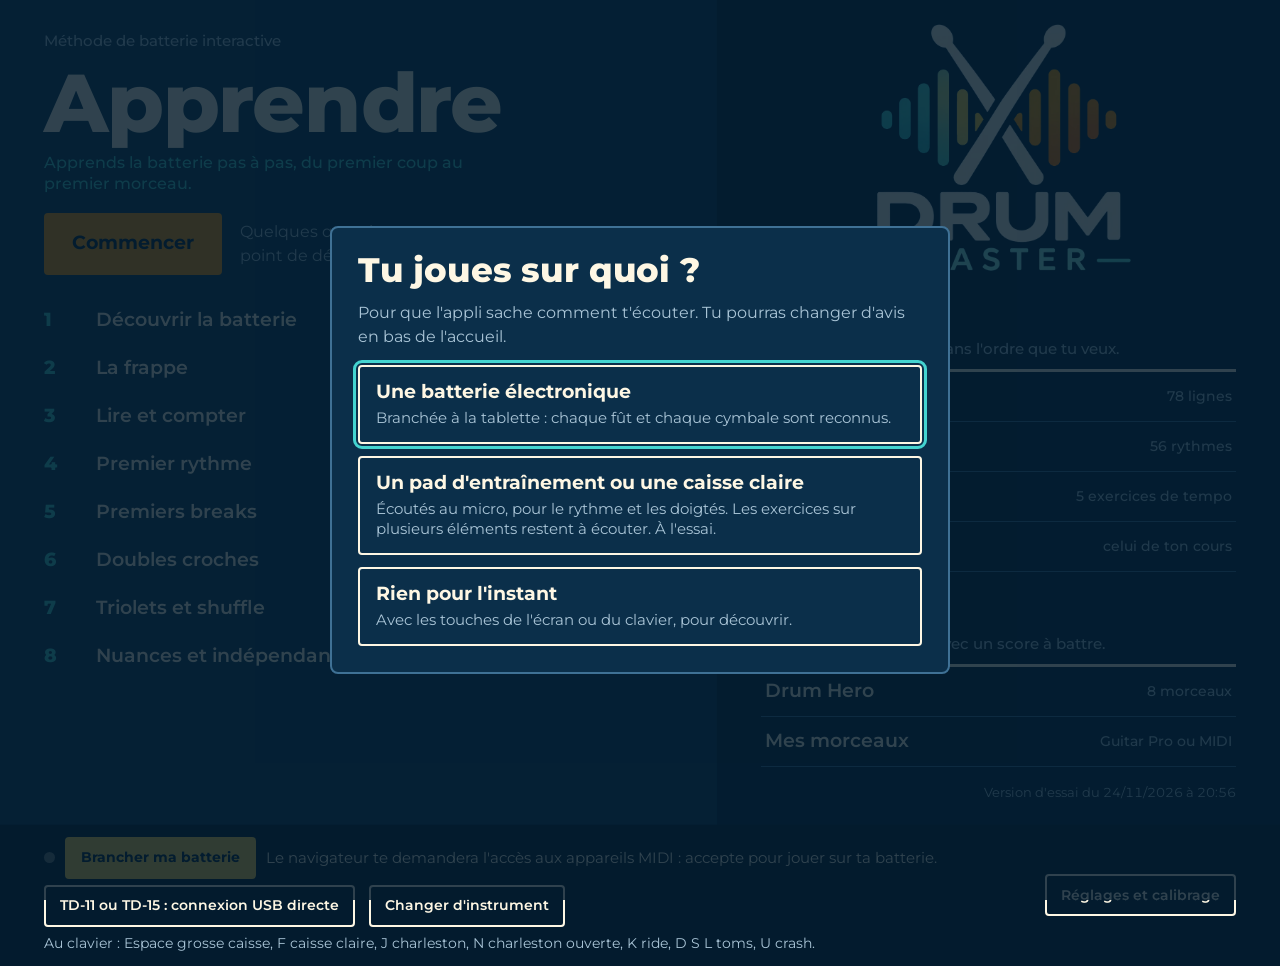
<file: index.html>
<!DOCTYPE html>
<html lang="fr">
<head>
	<meta charset="utf-8">
	<meta name="viewport" content="width=device-width, initial-scale=1, viewport-fit=cover">
	<meta name="theme-color" content="#0E3652">
	<link rel="apple-touch-icon" href="icon-192.png">
	<title>Drum Master</title>
	<link rel="icon" href="icon-64.png" type="image/png">
	<link rel="manifest" href="manifest.webmanifest">
  <script type="module" crossorigin src="./assets/index-CmgBxYQw.js"></script>
  <link rel="stylesheet" crossorigin href="./assets/index-B3QJqYPQ.css">
</head>
<body>
	<div id="app"></div>
</body>
</html>
</file>
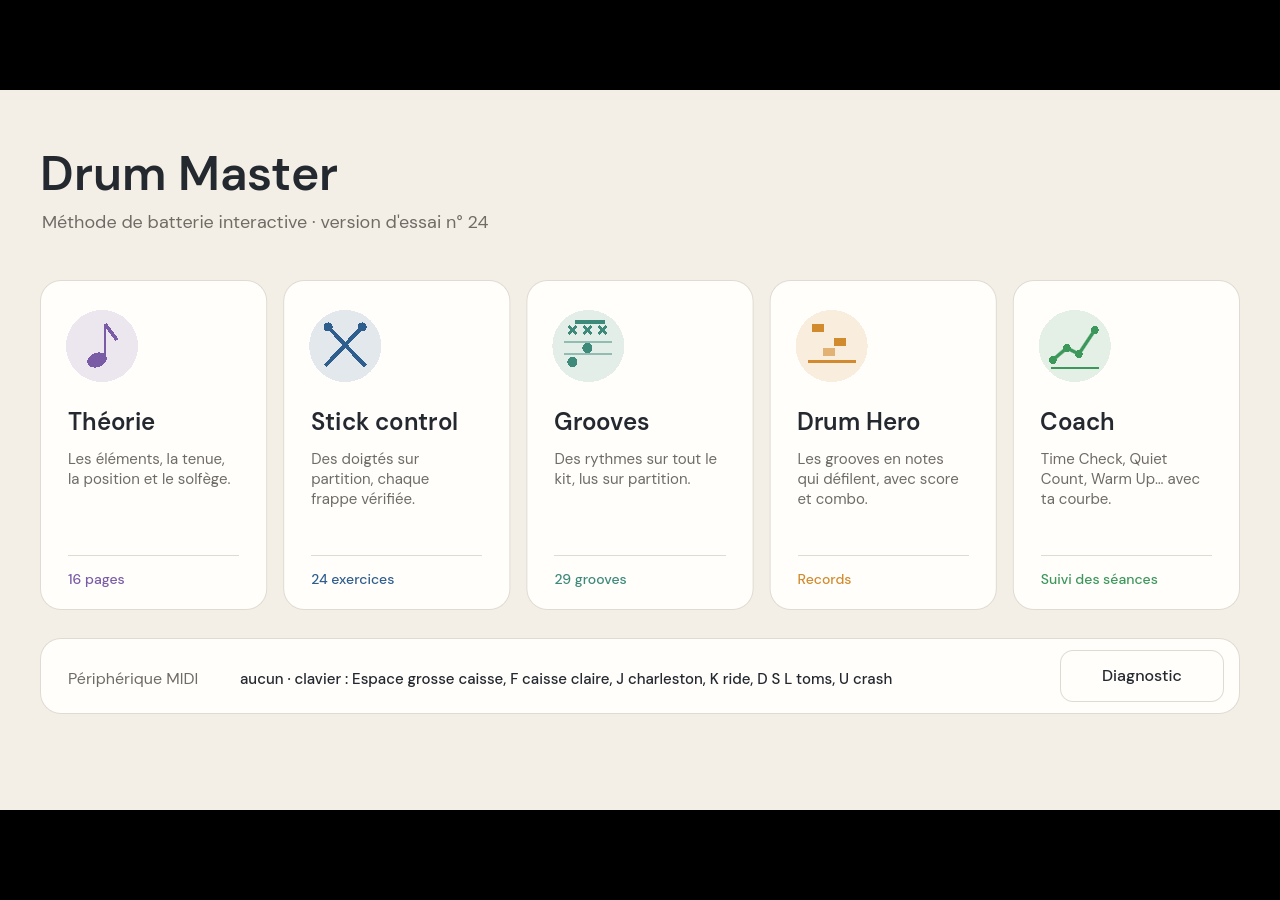
<file: godot/index.html>
<!DOCTYPE html>
<html lang="en">
	<head>
		<meta charset="utf-8">
		<meta name="viewport" content="width=device-width, user-scalable=no, initial-scale=1.0">
		<title>Essai MIDI batterie</title>
		<style>
html, body, #canvas {
	margin: 0;
	padding: 0;
	border: 0;
}

body {
	color: white;
	background-color: black;
	overflow: hidden;
	touch-action: none;
}

#canvas {
	display: block;
}

#canvas:focus {
	outline: none;
}

#status, #status-splash, #status-progress {
	position: absolute;
	left: 0;
	right: 0;
}

#status, #status-splash {
	top: 0;
	bottom: 0;
}

#status {
	background-color: #242424;
	display: flex;
	flex-direction: column;
	justify-content: center;
	align-items: center;
	visibility: hidden;
}

#status-splash {
	max-height: 100%;
	max-width: 100%;
	margin: auto;
}

#status-splash.show-image--false {
	display: none;
}

#status-splash.fullsize--true {
	height: 100%;
	width: 100%;
	object-fit: contain;
}

#status-splash.use-filter--false {
	image-rendering: pixelated;
}

#status-progress, #status-notice {
	display: none;
}

#status-progress {
	bottom: 10%;
	width: 50%;
	margin: 0 auto;
}

#status-notice {
	background-color: #5b3943;
	border-radius: 0.5rem;
	border: 1px solid #9b3943;
	color: #e0e0e0;
	font-family: 'Noto Sans', 'Droid Sans', Arial, sans-serif;
	line-height: 1.3;
	margin: 0 2rem;
	overflow: hidden;
	padding: 1rem;
	text-align: center;
	z-index: 1;
}
		</style>
		<link id="-gd-engine-icon" rel="icon" type="image/png" href="index.icon.png" />
<link rel="apple-touch-icon" href="index.apple-touch-icon.png"/>

	</head>
	<body>
		<canvas id="canvas">
			Your browser does not support the canvas tag.
		</canvas>

		<noscript>
			Your browser does not support JavaScript.
		</noscript>

		<div id="status">
			<img id="status-splash" class="show-image--true fullsize--true use-filter--true" src="index.png" alt="">
			<progress id="status-progress"></progress>
			<div id="status-notice"></div>
		</div>

		<script src="index.js"></script>
		<script>
const GODOT_CONFIG = {"args":[],"canvasResizePolicy":2,"emscriptenPoolSize":8,"ensureCrossOriginIsolationHeaders":true,"executable":"index","mainPack":"index-24.pck","experimentalVK":false,"fileSizes":{"index-24.pck":780696,"index.wasm":39514754},"focusCanvas":true,"gdextensionLibs":[],"godotPoolSize":4};
const GODOT_THREADS_ENABLED = false;
const engine = new Engine(GODOT_CONFIG);

(function () {
	const statusOverlay = document.getElementById('status');
	const statusProgress = document.getElementById('status-progress');
	const statusNotice = document.getElementById('status-notice');

	let initializing = true;
	let statusMode = '';

	function setStatusMode(mode) {
		if (statusMode === mode || !initializing) {
			return;
		}
		if (mode === 'hidden') {
			statusOverlay.remove();
			initializing = false;
			return;
		}
		statusOverlay.style.visibility = 'visible';
		statusProgress.style.display = mode === 'progress' ? 'block' : 'none';
		statusNotice.style.display = mode === 'notice' ? 'block' : 'none';
		statusMode = mode;
	}

	function setStatusNotice(text) {
		while (statusNotice.lastChild) {
			statusNotice.removeChild(statusNotice.lastChild);
		}
		const lines = text.split('\n');
		lines.forEach((line) => {
			statusNotice.appendChild(document.createTextNode(line));
			statusNotice.appendChild(document.createElement('br'));
		});
	}

	function displayFailureNotice(err) {
		console.error(err);
		if (err instanceof Error) {
			setStatusNotice(err.message);
		} else if (typeof err === 'string') {
			setStatusNotice(err);
		} else {
			setStatusNotice('An unknown error occurred.');
		}
		setStatusMode('notice');
		initializing = false;
	}

	const missing = Engine.getMissingFeatures({
		threads: GODOT_THREADS_ENABLED,
	});

	if (missing.length !== 0) {
		if (GODOT_CONFIG['serviceWorker'] && GODOT_CONFIG['ensureCrossOriginIsolationHeaders'] && 'serviceWorker' in navigator) {
			let serviceWorkerRegistrationPromise;
			try {
				serviceWorkerRegistrationPromise = navigator.serviceWorker.getRegistration();
			} catch (err) {
				serviceWorkerRegistrationPromise = Promise.reject(new Error('Service worker registration failed.'));
			}
			// There's a chance that installing the service worker would fix the issue
			Promise.race([
				serviceWorkerRegistrationPromise.then((registration) => {
					if (registration != null) {
						return Promise.reject(new Error('Service worker already exists.'));
					}
					return registration;
				}).then(() => engine.installServiceWorker()),
				// For some reason, `getRegistration()` can stall
				new Promise((resolve) => {
					setTimeout(() => resolve(), 2000);
				}),
			]).then(() => {
				// Reload if there was no error.
				window.location.reload();
			}).catch((err) => {
				console.error('Error while registering service worker:', err);
			});
		} else {
			// Display the message as usual
			const missingMsg = 'Error\nThe following features required to run Godot projects on the Web are missing:\n';
			displayFailureNotice(missingMsg + missing.join('\n'));
		}
	} else {
		setStatusMode('progress');
		engine.startGame({
			'onProgress': function (current, total) {
				if (current > 0 && total > 0) {
					statusProgress.value = current;
					statusProgress.max = total;
				} else {
					statusProgress.removeAttribute('value');
					statusProgress.removeAttribute('max');
				}
			},
		}).then(() => {
			setStatusMode('hidden');
		}, displayFailureNotice);
	}
}());
		</script>
	</body>
</html>
</file>
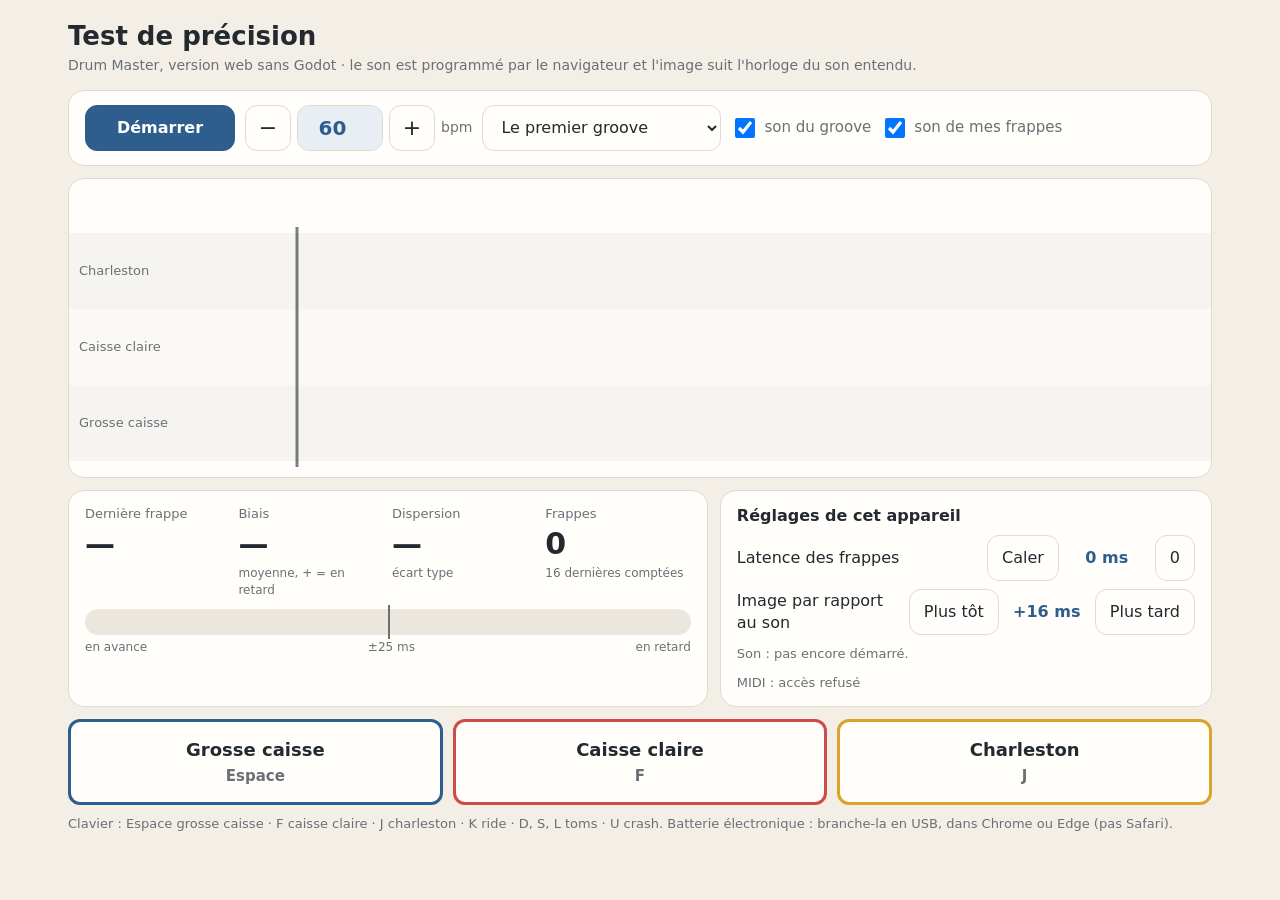
<file: proto/index.html>
<!DOCTYPE html>
<html lang="fr">
<head>
<meta charset="utf-8">
<meta name="viewport" content="width=device-width, initial-scale=1, user-scalable=no">
<title>Drum Master · test de précision</title>
<style>
	:root {
		--bg: #f3efe7; --panel: #fffefb; --line: #e0dbd1; --text: #24282f; --muted: #6b6f76;
		--accent: #2e5e8d; --good: #3d8a5a; --warn: #d18b2e; --bad: #c0463e;
		--hh: #dba329; --sn: #cc4d47; --bd: #2e5e8d; --tom: #3c85cc; --cym: #e07a33;
	}
	* { box-sizing: border-box; }
	body { margin: 0; background: var(--bg); color: var(--text); font: 16px/1.4 system-ui, -apple-system, "Segoe UI", Roboto, sans-serif;
		-webkit-user-select: none; user-select: none; touch-action: manipulation; }
	main { max-width: 1180px; margin: 0 auto; padding: 18px; }
	h1 { font-size: 26px; margin: 0 0 2px; }
	.sub { color: var(--muted); font-size: 14px; margin-bottom: 14px; }
	.card { background: var(--panel); border: 1px solid var(--line); border-radius: 16px; padding: 14px 16px; }
	.row { display: flex; gap: 10px; align-items: center; flex-wrap: wrap; }
	button, select { font: inherit; border-radius: 12px; border: 1px solid var(--line); background: var(--panel); color: var(--text);
		padding: 10px 14px; min-height: 46px; cursor: pointer; }
	button:active { background: #ece8df; }
	button.primary { background: var(--accent); color: #fff; border-color: var(--accent); min-width: 150px; font-weight: 600; }
	.tempo { display: flex; align-items: center; gap: 6px; }
	.tempo input { width: 86px; text-align: center; font: 600 20px system-ui, sans-serif; color: var(--accent); border: 1px solid var(--line);
		border-radius: 12px; min-height: 46px; background: #e9eef4; }
	.tempo button { width: 46px; font-size: 22px; padding: 0; }
	label.check { display: flex; align-items: center; gap: 6px; font-size: 15px; color: var(--muted); }
	label.check input { width: 20px; height: 20px; }
	canvas { width: 100%; height: 300px; display: block; border-radius: 16px; background: var(--panel); border: 1px solid var(--line); margin: 12px 0; }
	.grid { display: grid; grid-template-columns: 1.3fr 1fr; gap: 12px; }
	@media (max-width: 820px) { .grid { grid-template-columns: 1fr; } canvas { height: 240px; } }
	.metrics { display: grid; grid-template-columns: repeat(4, 1fr); gap: 8px; }
	.metric .k { font-size: 13px; color: var(--muted); }
	.metric .v { font-size: 30px; font-weight: 700; }
	.metric .s { font-size: 12px; color: var(--muted); }
	.dots { height: 26px; position: relative; margin: 10px 0 4px; background: #ebe7df; border-radius: 13px; }
	.dots .band { position: absolute; top: 0; bottom: 0; background: rgba(61,138,90,.22); border-radius: 13px; }
	.dots .zero { position: absolute; top: -4px; bottom: -4px; width: 2px; background: var(--muted); left: 50%; }
	.dots i { position: absolute; top: 8px; width: 10px; height: 10px; border-radius: 5px; margin-left: -5px; background: rgba(36,40,47,.35); }
	.dots i.last { top: 4px; width: 18px; height: 18px; margin-left: -9px; border-radius: 9px; }
	.legend { display: flex; justify-content: space-between; font-size: 12px; color: var(--muted); }
	.adj { display: grid; grid-template-columns: 1fr auto auto auto; gap: 8px; align-items: center; margin-top: 8px; }
	.adj .val { min-width: 80px; text-align: center; font-weight: 600; color: var(--accent); }
	.pads { display: grid; grid-template-columns: repeat(3, 1fr); gap: 10px; margin-top: 12px; }
	.pads button { min-height: 86px; font-size: 18px; font-weight: 600; border-width: 3px; }
	.info { font-size: 13px; color: var(--muted); margin-top: 10px; }
	.tip { font-size: 14px; color: var(--accent); margin-top: 8px; min-height: 20px; }
</style>
</head>
<body>
<main>
	<h1>Test de précision</h1>
	<div class="sub">Drum Master, version web sans Godot · le son est programmé par le navigateur et l'image suit l'horloge du son entendu.</div>

	<div class="card row">
		<button id="play" class="primary">Démarrer</button>
		<div class="tempo">
			<button id="slower" aria-label="moins vite">−</button>
			<input id="bpm" type="number" inputmode="numeric" min="40" max="200" value="60">
			<button id="faster" aria-label="plus vite">+</button>
			<span style="color:var(--muted);font-size:14px">bpm</span>
		</div>
		<select id="groove"></select>
		<label class="check"><input type="checkbox" id="grooveSound" checked> son du groove</label>
		<label class="check"><input type="checkbox" id="liveSound" checked> son de mes frappes</label>
	</div>

	<canvas id="lane"></canvas>

	<div class="grid">
		<div class="card">
			<div class="metrics">
				<div class="metric"><div class="k">Dernière frappe</div><div class="v" id="last">—</div><div class="s" id="lastLane">&nbsp;</div></div>
				<div class="metric"><div class="k">Biais</div><div class="v" id="bias">—</div><div class="s">moyenne, + = en retard</div></div>
				<div class="metric"><div class="k">Dispersion</div><div class="v" id="spread">—</div><div class="s">écart type</div></div>
				<div class="metric"><div class="k">Frappes</div><div class="v" id="count">0</div><div class="s">16 dernières comptées</div></div>
			</div>
			<div class="dots" id="dots"><div class="band"></div><div class="zero"></div></div>
			<div class="legend"><span>en avance</span><span>±25 ms</span><span>en retard</span></div>
			<div class="tip" id="tip"></div>
		</div>
		<div class="card">
			<div style="font-weight:600">Réglages de cet appareil</div>
			<div class="adj">
				<span>Latence des frappes</span>
				<button id="calib">Caler</button>
				<span class="val" id="inVal">0 ms</span>
				<button id="inReset">0</button>
			</div>
			<div class="adj">
				<span>Image par rapport au son</span>
				<button id="visEarly">Plus tôt</button>
				<span class="val" id="visVal">0 ms</span>
				<button id="visLate">Plus tard</button>
			</div>
			<div class="info" id="audioInfo">Son : pas encore démarré.</div>
			<div class="info" id="midiInfo">MIDI : recherche…</div>
		</div>
	</div>

	<div class="pads">
		<button data-lane="bd" style="border-color:var(--bd)">Grosse caisse<br><small style="color:var(--muted)">Espace</small></button>
		<button data-lane="sn" style="border-color:var(--sn)">Caisse claire<br><small style="color:var(--muted)">F</small></button>
		<button data-lane="hh" style="border-color:var(--hh)">Charleston<br><small style="color:var(--muted)">J</small></button>
	</div>
	<div class="info">Clavier : Espace grosse caisse · F caisse claire · J charleston · K ride · D, S, L toms · U crash.
		Batterie électronique : branche-la en USB, dans Chrome ou Edge (pas Safari).</div>
</main>

<script>
'use strict';
// ---------------------------------------------------------------------------
// Données
// ---------------------------------------------------------------------------
const RATE = 44100;
const SOUNDS = { bd: 'kick', sn: 'snare', hh: 'hat_closed', ho: 'hat_open', hp: 'hat_foot', t1: 'tom1', t2: 'tom2', t3: 'tom3', cr: 'crash', rd: 'ride' };
const GAIN = { bd: 1.0, sn: 0.85, hh: 0.45, ho: 0.45, hp: 0.45, t1: 0.8, t2: 0.8, t3: 0.85, cr: 0.55, rd: 0.45 };
const LANES = [
	{ id: 'hh', name: 'Charleston', color: '#dba329' },
	{ id: 'sn', name: 'Caisse claire', color: '#cc4d47' },
	{ id: 'bd', name: 'Grosse caisse', color: '#2e5e8d' },
];
// Les grooves de l'appli (x note, a accent, g fantôme, o charleston ouverte).
const GROOVES = [
	{ name: 'Clic seul', pas: 1, voices: {} },
	{ name: 'Le premier groove', pas: 2, voices: { hh: 'x.x.x.x.', sn: '..x...x.', bd: 'x...x...' } },
	{ name: 'Croches à la charleston', pas: 2, voices: { hh: 'xxxxxxxx', sn: '..x...x.', bd: 'x...x...' } },
	{ name: 'Grosse caisse sur 3-et', pas: 2, voices: { hh: 'xxxxxxxx', sn: '..x...x.', bd: 'x...xx..' } },
	{ name: 'Doubles à la charleston', pas: 4, voices: { hh: 'xxxxxxxxxxxxxxxx', sn: '....x.......x...', bd: 'x.......x.......' } },
	{ name: 'Notes fantômes (funk)', pas: 4, voices: { hh: 'x.x.x.x.x.x.x.x.', sn: '....a.g..g..a...', bd: 'x.x.......x.....' } },
	{ name: 'Shuffle', pas: 3, voices: { hh: 'x.xx.xx.xx.x', sn: '...x.....x..', bd: 'x.....x.....' } },
];
const KEYS = { Space: 'bd', KeyF: 'sn', KeyJ: 'hh', KeyK: 'rd', KeyD: 't1', KeyS: 't2', KeyL: 't3', KeyU: 'cr', KeyV: 'hp', KeyN: 'ho' };
function laneForNote(n) {
	if (n === 35 || n === 36) return 'bd';
	if (n === 37 || n === 38 || n === 40) return 'sn';
	if (n === 22 || n === 26 || n === 42 || n === 46) return 'hh';
	if (n === 44) return 'hp';
	if (n === 48 || n === 50) return 't1';
	if (n === 45 || n === 47) return 't2';
	if (n === 41 || n === 43 || n === 58) return 't3';
	if (n === 49 || n === 52 || n === 55 || n === 57) return 'cr';
	if (n === 51 || n === 53 || n === 59) return 'rd';
	return 'other';
}

// ---------------------------------------------------------------------------
// Réglages gardés sur l'appareil
// ---------------------------------------------------------------------------
function load(key, def) { try { const v = localStorage.getItem('dmtest.' + key); return v === null ? def : parseFloat(v); } catch (e) { return def; } }
function save(key, v) { try { localStorage.setItem('dmtest.' + key, String(v)); } catch (e) {} }
let inputOffset = load('input', 0);     // s, retiré de chaque frappe
let visualOffset = load('visual', 0.016); // s, avance donnée à l'image (une image d'écran par défaut)

// ---------------------------------------------------------------------------
// Son
// ---------------------------------------------------------------------------
let ctx = null;
const buffers = {};
const pcm = {};
for (const key of Object.keys(SOUNDS)) {
	fetch('../sons/' + SOUNDS[key] + '.pcm').then(r => r.arrayBuffer()).then(ab => {
		const i16 = new Int16Array(ab);
		const f = new Float32Array(i16.length);
		for (let i = 0; i < i16.length; i++) f[i] = i16[i] / 32768;
		pcm[key] = f;
		if (ctx) makeBuffer(key);
	}).catch(() => {});
}
function makeBuffer(key) {
	if (!pcm[key] || buffers[key]) return;
	const b = ctx.createBuffer(1, pcm[key].length, RATE);
	b.copyToChannel(pcm[key], 0);
	buffers[key] = b;
}
function clickBuffer(freq) {
	const n = Math.floor(RATE * 0.03);
	const b = ctx.createBuffer(1, n, RATE);
	const d = b.getChannelData(0);
	for (let i = 0; i < n; i++) { const env = 1 - i / n; d[i] = Math.sin(2 * Math.PI * freq * i / RATE) * env * env * 0.8; }
	return b;
}
function ensureAudio() {
	if (!ctx) {
		const AC = window.AudioContext || window.webkitAudioContext;
		ctx = new AC({ latencyHint: 'interactive' });
		buffers.clickHi = clickBuffer(1760);
		buffers.clickLo = clickBuffer(880);
		for (const key of Object.keys(SOUNDS)) makeBuffer(key);
	}
	if (ctx.state === 'suspended') ctx.resume();
	showAudioInfo();
}
function playAt(buffer, when, gain) {
	if (!buffer) return;
	const s = ctx.createBufferSource();
	s.buffer = buffer;
	const g = ctx.createGain();
	g.gain.value = gain;
	s.connect(g);
	g.connect(ctx.destination);
	s.start(when);
}

// Temps du son entendu (en temps du contexte audio) à un instant de performance.now().
// getOutputTimestamp() relie l'instant du flux qui sort du haut-parleur à l'horloge de la page.
let stamp = null;
function refreshStamp() {
	if (ctx && ctx.getOutputTimestamp) {
		const ts = ctx.getOutputTimestamp();
		if (ts && ts.contextTime > 0 && ts.performanceTime > 0) { stamp = ts; return; }
	}
	stamp = null;
}
function heardAt(perfMs) {
	if (stamp) return stamp.contextTime + (perfMs - stamp.performanceTime) / 1000;
	// Repli : le temps du contexte moins la latence annoncée.
	return ctx.currentTime - (ctx.outputLatency || 0) - (ctx.baseLatency || 0) - (performance.now() - perfMs) / 1000;
}
function showAudioInfo() {
	if (!ctx) return;
	const lat = Math.round(((ctx.baseLatency || 0) + (ctx.outputLatency || 0)) * 1000);
	document.getElementById('audioInfo').textContent = 'Son : ' + ctx.sampleRate + ' Hz · latence de sortie annoncée ' + lat +
		' ms · horloge ' + (ctx.getOutputTimestamp ? 'getOutputTimestamp' : 'de secours');
}

// ---------------------------------------------------------------------------
// Planificateur : chaque son est programmé un peu à l'avance, à l'échantillon près.
// ---------------------------------------------------------------------------
let playing = false, t0 = 0, stepDur = 0.5, nextStep = 0, timer = null;
let groove = GROOVES[1];
let notes = []; // { t: temps audio, lane, mark }
function grooveSteps() { return groove.pas * 4; }
function bpm() { return Math.max(40, Math.min(200, parseInt(document.getElementById('bpm').value) || 60)); }

function start() {
	ensureAudio();
	stepDur = 60 / bpm() / groove.pas;
	t0 = ctx.currentTime + 0.2;
	nextStep = 0;
	notes = [];
	playing = true;
	schedule();
	timer = setInterval(schedule, 25);
	document.getElementById('play').textContent = 'Arrêter';
}
function stop() {
	playing = false;
	clearInterval(timer);
	document.getElementById('play').textContent = 'Démarrer';
}
function restartIfPlaying() { if (playing) { stop(); start(); } }

function schedule() {
	if (!playing) return;
	const horizon = ctx.currentTime + 0.15;
	const n = grooveSteps();
	const soundOn = document.getElementById('grooveSound').checked;
	while (t0 + nextStep * stepDur < horizon) {
		const when = t0 + nextStep * stepDur;
		const s = nextStep % n;
		if (s % groove.pas === 0) {
			const beat = s / groove.pas;
			playAt(beat === 0 ? buffers.clickHi : buffers.clickLo, when, groove.name === 'Clic seul' || !soundOn ? 1 : 0.5);
			if (groove.name === 'Clic seul') notes.push({ t: when, lane: 'click', mark: 'x' });
		}
		for (const lane of Object.keys(groove.voices)) {
			const mark = groove.voices[lane][s];
			if (mark === '.' || mark === undefined) continue;
			notes.push({ t: when, lane, mark });
			if (soundOn) {
				const key = lane === 'hh' && mark === 'o' ? 'ho' : lane;
				const g = mark === 'a' ? 1.0 : mark === 'g' ? 0.3 : 0.75;
				playAt(buffers[key], when, g * GAIN[key]);
			}
		}
		nextStep++;
	}
	const old = ctx.currentTime - 3;
	while (notes.length && notes[0].t < old) notes.shift();
}

// ---------------------------------------------------------------------------
// Frappes
// ---------------------------------------------------------------------------
let devs = [];        // écarts bruts (avant correction), ms
let lastHit = null;   // { ms, lane, t }
let flashes = [];     // { lane, t } pour l'affichage
function hit(lane, perfMs, fromMidi) {
	if (!ctx) return;
	if (document.getElementById('liveSound').checked && !fromMidi) {
		const key = lane === 'other' ? 'sn' : lane;
		playAt(buffers[key], 0, (GAIN[key] || 0.8) * 0.9);
	}
	if (!playing) return;
	refreshStamp();
	const t = heardAt(perfMs) - inputOffset;
	// La note attendue la plus proche : même élément si le groove en contient, sinon le temps le plus proche.
	let best = null;
	const sameLane = notes.some(n => n.lane === lane);
	for (const n of notes) {
		if (groove.name !== 'Clic seul' && sameLane && n.lane !== lane) continue;
		if (!best || Math.abs(n.t - t) < Math.abs(best.t - t)) best = n;
	}
	if (!best || Math.abs(best.t - t) > stepDur * 0.5 + 0.05) {
		const k = Math.round((t - t0) / stepDur);
		best = { t: t0 + k * stepDur };
	}
	const ms = (t - best.t) * 1000;
	devs.push(ms + inputOffset * 1000);
	if (devs.length > 64) devs.shift();
	lastHit = { ms, lane, t };
	flashes.push({ lane, t });
	updateStats();
}

window.addEventListener('keydown', e => {
	if (e.target.tagName === 'INPUT' || e.target.tagName === 'SELECT') return;
	if (e.repeat || !KEYS[e.code]) return;
	e.preventDefault();
	ensureAudio();
	hit(KEYS[e.code], e.timeStamp, false);
});
for (const b of document.querySelectorAll('.pads button')) {
	b.addEventListener('pointerdown', e => { e.preventDefault(); ensureAudio(); hit(b.dataset.lane, e.timeStamp, false); });
}
if (navigator.requestMIDIAccess) {
	navigator.requestMIDIAccess().then(acc => {
		const hook = () => {
			const names = [];
			acc.inputs.forEach(input => {
				names.push(input.name);
				input.onmidimessage = m => {
					const d = m.data;
					if (d.length >= 3 && (d[0] & 0xF0) === 0x90 && d[2] > 0) hit(laneForNote(d[1]), m.timeStamp, true);
				};
			});
			document.getElementById('midiInfo').textContent = 'MIDI : ' + (names.length ? names.join(', ') : 'aucun appareil branché');
		};
		hook();
		acc.onstatechange = hook;
	}, () => { document.getElementById('midiInfo').textContent = 'MIDI : accès refusé'; });
} else {
	document.getElementById('midiInfo').textContent = 'MIDI : non disponible dans ce navigateur (utilise Chrome ou Edge)';
}

// ---------------------------------------------------------------------------
// Statistiques
// ---------------------------------------------------------------------------
function fr(v, signed) { const s = (signed && v > 0 ? '+' : '') + Math.round(v); return s.replace('-', '−'); }
function color(ms) { const a = Math.abs(ms); return a <= 25 ? 'var(--good)' : a <= 60 ? 'var(--warn)' : 'var(--bad)'; }
function updateStats() {
	const recent = devs.slice(-16).map(v => v - inputOffset * 1000);
	document.getElementById('count').textContent = devs.length;
	if (lastHit) {
		const el = document.getElementById('last');
		el.textContent = fr(lastHit.ms, true) + ' ms';
		el.style.color = color(lastHit.ms);
		const names = { bd: 'grosse caisse', sn: 'caisse claire', hh: 'charleston', rd: 'ride', cr: 'crash', t1: 'tom 1', t2: 'tom 2', t3: 'tom basse', hp: 'pied gauche', ho: 'charleston ouverte' };
		document.getElementById('lastLane').textContent = names[lastHit.lane] || 'autre';
	}
	if (recent.length >= 2) {
		const mean = recent.reduce((a, b) => a + b, 0) / recent.length;
		const sd = Math.sqrt(recent.reduce((a, b) => a + (b - mean) * (b - mean), 0) / recent.length);
		document.getElementById('bias').textContent = fr(mean, true) + ' ms';
		document.getElementById('spread').textContent = '±' + Math.round(sd) + ' ms';
		let tip = '';
		if (recent.length >= 8 && Math.abs(mean) > 10) tip = 'Biais de ' + fr(mean, true) + ' ms : si tu joues vraiment avec le son, appuie sur « Caler ».';
		else if (recent.length >= 8) tip = 'Biais faible : la mesure colle au son.';
		document.getElementById('tip').textContent = tip;
	}
	const dots = document.getElementById('dots');
	dots.querySelectorAll('i').forEach(i => i.remove());
	const w = dots.clientWidth, range = 80;
	dots.querySelector('.band').style.left = (w / 2 - 25 / range * w / 2) + 'px';
	dots.querySelector('.band').style.width = (25 / range * w) + 'px';
	recent.forEach((v, idx) => {
		const i = document.createElement('i');
		i.style.left = (w / 2 + Math.max(-1, Math.min(1, v / range)) * w / 2) + 'px';
		if (idx === recent.length - 1) { i.className = 'last'; i.style.background = getComputedStyle(document.body).getPropertyValue(color(v).slice(4, -1)); }
		dots.appendChild(i);
	});
}
function showOffsets() {
	document.getElementById('inVal').textContent = fr(inputOffset * 1000, true) + ' ms';
	document.getElementById('visVal').textContent = fr(visualOffset * 1000, true) + ' ms';
}
document.getElementById('calib').onclick = () => {
	const recent = devs.slice(-16);
	if (recent.length < 8) { document.getElementById('tip').textContent = 'Joue au moins 8 frappes bien avec le son, puis « Caler ».'; return; }
	const sorted = recent.slice().sort((a, b) => a - b);
	inputOffset = sorted[Math.floor(sorted.length / 2)] / 1000;
	save('input', inputOffset);
	showOffsets();
	updateStats();
};
document.getElementById('inReset').onclick = () => { inputOffset = 0; save('input', 0); showOffsets(); updateStats(); };
document.getElementById('visEarly').onclick = () => { visualOffset += 0.005; save('visual', visualOffset); showOffsets(); };
document.getElementById('visLate').onclick = () => { visualOffset -= 0.005; save('visual', visualOffset); showOffsets(); };

// ---------------------------------------------------------------------------
// Commandes
// ---------------------------------------------------------------------------
const sel = document.getElementById('groove');
GROOVES.forEach((g, i) => { const o = document.createElement('option'); o.value = i; o.textContent = g.name; sel.appendChild(o); });
sel.value = 1;
sel.onchange = () => { groove = GROOVES[parseInt(sel.value)]; devs = []; updateStats(); restartIfPlaying(); };
document.getElementById('play').onclick = e => { if (playing) stop(); else start(); e.currentTarget.blur(); };
document.getElementById('slower').onclick = () => { document.getElementById('bpm').value = bpm() - 1; restartIfPlaying(); };
document.getElementById('faster').onclick = () => { document.getElementById('bpm').value = bpm() + 1; restartIfPlaying(); };
document.getElementById('bpm').onchange = () => { document.getElementById('bpm').value = bpm(); restartIfPlaying(); };
document.getElementById('grooveSound').onchange = restartIfPlaying;
showOffsets();

// ---------------------------------------------------------------------------
// Affichage : les notes défilent de droite à gauche vers la ligne de frappe.
// ---------------------------------------------------------------------------
const cv = document.getElementById('lane');
const g2 = cv.getContext('2d');
function draw() {
	const dpr = window.devicePixelRatio || 1;
	const W = cv.clientWidth, H = cv.clientHeight;
	if (cv.width !== Math.round(W * dpr) || cv.height !== Math.round(H * dpr)) { cv.width = Math.round(W * dpr); cv.height = Math.round(H * dpr); }
	g2.setTransform(dpr, 0, 0, dpr, 0, 0);
	g2.clearRect(0, 0, W, H);
	const hitX = Math.round(W * 0.2);
	const pxs = (W - hitX - 20) / 2.0;      // 2 s visibles devant la ligne
	const lanes = groove.name === 'Clic seul' ? [{ id: 'click', name: 'Clic', color: '#2e5e8d' }] : LANES.filter(l => groove.voices[l.id]);
	const top = 54, laneH = (H - top - 16) / Math.max(lanes.length, 1);
	let now = 0;
	if (ctx && playing) { refreshStamp(); now = heardAt(performance.now()) + visualOffset; }

	// Témoin de temps : s'allume sur chaque clic, tel qu'il est entendu.
	if (ctx && playing) {
		const beatDur = stepDur * groove.pas;
		const sinceBeat = ((now - t0) % beatDur + beatDur) % beatDur;
		const beatIdx = Math.floor((now - t0) / beatDur);
		const on = now >= t0 && sinceBeat < 0.09;
		g2.fillStyle = on ? (beatIdx % 4 === 0 ? '#2e5e8d' : '#5c87b0') : '#e5e0d6';
		g2.beginPath(); g2.arc(28, 28, 16, 0, Math.PI * 2); g2.fill();
		g2.fillStyle = '#6b6f76'; g2.font = '13px system-ui';
		g2.fillText('le rond s\'allume avec le clic', 54, 33);
	}
	// Couloirs, lignes de temps, ligne de frappe.
	lanes.forEach((l, i) => {
		const y = top + i * laneH;
		g2.fillStyle = i % 2 ? 'rgba(0,0,0,0.02)' : 'rgba(0,0,0,0.04)';
		g2.fillRect(0, y, W, laneH);
		g2.fillStyle = '#6b6f76'; g2.font = '13px system-ui';
		g2.fillText(l.name, 10, y + laneH / 2 + 4);
	});
	if (ctx && playing) {
		const beatDur = stepDur * groove.pas;
		const k0 = Math.ceil((now - 0.5 - t0) / beatDur), k1 = Math.floor((now + 2.1 - t0) / beatDur);
		for (let k = k0; k <= k1; k++) {
			const x = hitX + (t0 + k * beatDur - now) * pxs;
			g2.strokeStyle = k % 4 === 0 ? 'rgba(36,40,47,0.25)' : 'rgba(36,40,47,0.08)';
			g2.lineWidth = k % 4 === 0 ? 2 : 1;
			g2.beginPath(); g2.moveTo(x, top); g2.lineTo(x, H - 16); g2.stroke();
		}
	}
	g2.strokeStyle = 'rgba(36,40,47,0.6)'; g2.lineWidth = 3;
	g2.beginPath(); g2.moveTo(hitX, top - 6); g2.lineTo(hitX, H - 10); g2.stroke();
	// Notes.
	if (ctx && playing) {
		for (const n of notes) {
			const x = hitX + (n.t - now) * pxs;
			if (x < -20 || x > W + 20) continue;
			const li = lanes.findIndex(l => l.id === n.lane);
			if (li < 0) continue;
			const y = top + li * laneH + laneH / 2;
			const r = n.mark === 'g' ? 6 : n.mark === 'a' ? 12 : 9;
			g2.fillStyle = lanes[li].color;
			g2.globalAlpha = n.mark === 'g' ? 0.45 : 1;
			g2.beginPath(); g2.arc(x, y, r, 0, Math.PI * 2); g2.fill();
			g2.globalAlpha = 1;
		}
		// Frappes : un trait à l'endroit où elles sont tombées, qui s'efface.
		flashes = flashes.filter(f => now - f.t < 1.0);
		for (const f of flashes) {
			let li = lanes.findIndex(l => l.id === f.lane);
			if (li < 0) li = 0;
			const x = hitX + (f.t - now) * pxs;
			const y = top + li * laneH;
			g2.fillStyle = 'rgba(36,40,47,' + (0.6 * (1 - (now - f.t))) + ')';
			g2.fillRect(x - 2, y + 4, 4, laneH - 8);
		}
	}
	requestAnimationFrame(draw);
}
requestAnimationFrame(draw);
window.addEventListener('resize', updateStats);
// Aucun bouton ne garde le focus : la barre d'espace reste la grosse caisse.
document.addEventListener('click', e => { if (e.target.tagName === 'BUTTON') e.target.blur(); });
</script>
</body>
</html>
</file>
<file: assets/index-B3QJqYPQ.css>
@font-face{font-family:Montserrat;font-weight:400;font-display:swap;src:url(./Montserrat-400-latin-BLhwKU8k.woff2) format("woff2")}@font-face{font-family:Montserrat;font-weight:500;font-display:swap;src:url(./Montserrat-500-latin-DRFEGfly.woff2) format("woff2")}@font-face{font-family:Montserrat;font-weight:600;font-display:swap;src:url(./Montserrat-600-latin-UVxSCcoG.woff2) format("woff2")}@font-face{font-family:Montserrat;font-weight:700;font-display:swap;src:url(./Montserrat-700-latin-BdjcYUrC.woff2) format("woff2")}@font-face{font-family:Montserrat;font-weight:800;font-display:swap;src:url(./Montserrat-800-latin-axpkC1rd.woff2) format("woff2")}:root{--bg: #06243B;--deep: #031B2E;--panel: #0B2F4A;--raise: #134061;--line: #1F4A68;--line-strong: #3F7195;--text: #FEF7E4;--muted: #A9C4D6;--blue: #0E3652;--on-blue: #FEF7E4;--on-blue-muted: #A9C4D6;--apricot: #FE9805;--straw: #FED54C;--rust: #FE9805;--teal: #44D4D0;--good: #5FD39A;--warn: #FFB454;--bad: #FF8A75;--paper: #FEF7E4;--ink: #031F37;--brass: var(--teal);--brass-hi: #7FE5E1;--brass-soft: rgba(68, 212, 208, .16);--accent: var(--teal);--accent-soft: var(--brass-soft);--second: var(--good);--violet: #B9A2DD;--font: "Montserrat", system-ui, sans-serif;--display: "Montserrat", system-ui, sans-serif;color-scheme:dark}*{box-sizing:border-box}html,body{margin:0;background:var(--bg);color:var(--text)}body{font:400 16px/1.5 var(--font);font-variant-numeric:tabular-nums;-webkit-user-select:none;user-select:none;touch-action:manipulation;-webkit-tap-highlight-color:transparent}#app{max-width:1280px;margin:0 auto;padding:20px 28px 28px;min-height:100vh}h1{font-size:34px;line-height:1.1;margin:0;letter-spacing:-.01em;font-family:var(--display);font-weight:800}h2{font-size:23px;line-height:1.2;margin:0;letter-spacing:-.005em;font-family:var(--display);font-weight:800}b,strong{font-weight:650}.muted{color:var(--muted)}.small{font-size:14px}.bad{color:var(--bad)}.num{font-family:var(--display);font-weight:800}button,select{font:600 17px/1.2 var(--font);color:var(--text);background:transparent;border:2px solid var(--text);border-radius:4px;min-height:54px;padding:0 18px;cursor:pointer}select{font-weight:500;border-width:1.5px}button:hover{background:var(--raise)}button:active{background:var(--line)}button:focus-visible,select:focus-visible{outline:3px solid var(--teal);outline-offset:2px}button.primary{background:var(--apricot);border-color:var(--apricot);color:var(--ink);font-weight:700}button.primary:hover{background:#ffb03a;border-color:#ffb03a}button.on{background:var(--straw);border-color:var(--straw);color:var(--ink)}button:disabled{opacity:.4;cursor:default}input[type=checkbox]{accent-color:var(--teal)}.card{background:var(--panel);border:0;border-radius:6px}.sheet{background:var(--paper);color:var(--ink);border-radius:4px;padding:6px 8px}.top{display:flex;align-items:center;gap:18px;min-height:92px;margin:-20px -28px 18px;padding:14px 28px;background:var(--blue);color:var(--on-blue);box-shadow:0 0 0 100vmax var(--blue);clip-path:inset(0 -100vmax);flex-wrap:wrap;row-gap:8px}.top .tabs{flex-wrap:nowrap}.home-link{flex:0 0 auto;width:48px;height:48px;min-height:0;padding:0;border-radius:50%;display:inline-flex;align-items:center;justify-content:center;background:transparent;color:var(--on-blue);border:1.5px solid rgba(254,247,228,.55)}.home-link:hover{background:#fef7e41f}.top h1.long{font-size:38px}.top h1{font-size:50px}.top h1 .lead{color:var(--straw);margin-right:14px}.top .grow{flex:1}.top .info{color:var(--on-blue-muted);font-size:16px;text-align:right}.top .muted{color:var(--on-blue-muted)}.top button,.top select{color:var(--on-blue);border-color:#fef7e4b3}.top button:hover{background:#fef7e424}.top button:focus-visible,.top select:focus-visible{outline-color:var(--straw)}.top button.primary,.top button.on{background:var(--straw);border-color:var(--straw);color:var(--ink)}.top .led{background:#fef7e466}.top .led.on{background:var(--straw)}.actions{display:grid;grid-template-columns:repeat(6,1fr);gap:12px;margin-top:16px}.actions>*{min-width:0}.actions button{padding:0 8px;font-size:16px}.actions>.end{grid-column:-2 / -1}canvas{display:block;width:100%}.tempo{display:flex;align-items:center;gap:6px}.tempo button{min-height:44px}.tempo-step{width:44px;padding:0;font-size:22px;border-radius:22px}.tempo-value{min-width:122px;border-radius:22px;font-size:17px;letter-spacing:0;font-family:var(--display);font-weight:800}.top .tempo-value{border-color:var(--straw);color:var(--straw)}.overlay{position:fixed;top:0;right:0;bottom:0;left:0;background:#020e1ab8;display:flex;align-items:center;justify-content:center;z-index:10}.info-panel{width:min(620px,92vw);max-height:86vh;overflow:auto;background:var(--panel);color:var(--text);border:1px solid var(--line-strong);border-radius:6px;padding:20px 26px}.info-panel h2{margin:0 0 10px;font-family:var(--display);font-weight:800;font-size:24px}.info-body{font-size:16px;line-height:1.45}.info-body p{margin:0 0 10px}.info-body ul{margin:0 0 10px;padding-left:20px}.info-body li{margin-bottom:5px}.info-body b{color:var(--brass-hi)}.info-foot{display:flex;justify-content:flex-end;margin-top:12px}.info-btn{min-height:40px;padding:0 16px;font-size:15px}.pad{background:var(--bg);border:2px solid var(--text);border-radius:6px;padding:18px 20px;width:380px;max-width:94vw}.pad-title{text-align:center;font-size:18px;font-family:var(--display);font-weight:800}.pad-display{text-align:center;letter-spacing:0;font-size:49px;line-height:1.2;color:var(--brass-hi);font-family:var(--display);font-weight:800}.pad-display.muted{color:var(--muted)}.pad-hint{text-align:center;font-size:14px;color:var(--muted);margin-bottom:12px}.pad-presets{display:grid;grid-template-columns:repeat(4,1fr);gap:8px;margin-bottom:14px}.pad-preset{min-height:46px;padding:0}.pad-keys{display:grid;grid-template-columns:repeat(3,1fr);gap:8px;margin-bottom:18px}.pad-key{min-height:58px;font-size:24px;padding:0}.pad-key.small{font-size:16px}.pad-actions{display:grid;grid-template-columns:1fr 1fr;gap:8px}.home{display:grid;grid-template-columns:minmax(0,56fr) minmax(0,44fr);grid-template-rows:1fr auto;margin:-20px -28px -28px;min-height:100vh}.home-a{background:var(--blue);color:var(--on-blue);padding:30px 44px 26px;display:flex;flex-direction:column;box-shadow:0 0 0 100vmax var(--blue);clip-path:inset(0 0 0 -100vmax)}.home-brand{display:flex;flex-direction:column;align-items:flex-start;gap:6px}.home-brand span{font-weight:500;font-size:15px;color:var(--on-blue-muted)}.home-a h1{margin-top:8px}.home-title{all:unset;cursor:pointer;font-family:var(--display);font-weight:800;font-size:clamp(50px,6.4vw,82px);line-height:1.04;letter-spacing:-.015em}.home-title:focus-visible{outline:3px solid var(--straw);outline-offset:4px}.home-what{margin:6px 0 0;font-size:16px;font-weight:500;line-height:1.35}.home-a .home-what{color:var(--teal);max-width:44ch}.home-b .home-what{color:var(--muted);font-size:15px}.tracks{display:flex;flex-direction:column;margin-top:8px}.track{display:grid;grid-template-columns:40px 1fr auto;align-items:center;gap:12px;text-align:left;min-height:48px;padding:0 14px;margin:0 -14px;border:0;border-radius:4px;color:inherit;font-size:19px}.track .k{font-family:var(--display);font-weight:800;font-size:19px}.track .s{font-size:14px;font-weight:500;white-space:nowrap}.home-a .track .k{color:var(--teal)}.home-a .track .s{color:var(--on-blue-muted)}.home-a .track:hover{background:#fef7e421}.home-a .track.on,.home-a .track.on:hover{background:var(--straw);color:var(--ink);font-weight:700}.home-a .track.on .k,.home-a .track.on .s{color:var(--ink)}.home-a .track.on .s{font-weight:600}.home-soon{margin:8px 0 0;font-size:15px;color:var(--on-blue-muted)}.home-go{display:flex;align-items:center;flex-wrap:wrap;gap:10px 18px;margin:18px 0 14px}.home-go .primary{min-height:62px;font-size:19px;padding:0 26px}.home-go .primary:hover{background:#ffb03a;border-color:#ffb03a}.home-go span{color:var(--on-blue-muted);font-size:16px;max-width:30ch}.home-kit{grid-column:1 / -1;display:flex;align-items:center;justify-content:space-between;gap:12px 20px;padding:12px 44px;font-size:15px;background:var(--deep);box-shadow:0 0 0 100vmax var(--deep);clip-path:inset(0 -100vmax)}.home-kit .kit{display:flex;flex-wrap:wrap;align-items:center;gap:6px 14px;min-width:0}.home-kit .kit-keys{flex-basis:100%;margin-top:0}.home-kit button{min-height:42px;font-size:14px;padding:0 14px;white-space:nowrap}.home-a button:not(.primary):not(.track):not(.home-title){color:var(--on-blue);border-color:#fef7e4b3;white-space:nowrap}.home-a button:not(.primary):not(.track):not(.home-title):hover{background:#fef7e424}.home-a button:focus-visible{outline-color:var(--straw)}.home-kit .kit-line .primary{background:var(--straw);border-color:var(--straw);color:var(--ink)}.home-b{padding:0 44px 22px;display:flex;flex-direction:column}.home-logo{display:block;width:min(60%,270px);height:auto;max-height:30vh;object-fit:contain;margin:22px auto 4px;flex:none}.home-logo.small{display:none}.home-block{margin-top:18px}.home-b h2{font-size:36px;line-height:1.05;letter-spacing:-.015em}.home-b .tracks{border-top:3px solid var(--text);margin-top:10px}.home-b .track{margin:0;padding:0 4px;min-height:50px;border-bottom:1px solid var(--line-strong);border-radius:0;font-weight:600}.track.plain{grid-template-columns:1fr auto}.home-foot{margin-top:auto;padding-top:16px;display:flex;align-items:center;justify-content:flex-end;gap:12px;flex-wrap:wrap}.home-b .track:hover{background:var(--raise)}.home-b .track .s{color:var(--muted)}.version{color:var(--muted);font-size:13px}.led{display:inline-block;width:11px;height:11px;border-radius:50%;margin-right:8px;background:var(--line-strong);vertical-align:0}.led.on{background:var(--good)}.home-kit .led{background:#fef7e466}.home-kit .led.on{background:var(--straw)}.metrics{display:grid;grid-template-columns:repeat(4,1fr);gap:8px}.metric .k{font-size:15px;color:var(--muted)}.metric .v{font-size:26px;line-height:1.25;font-family:var(--display);font-weight:800}.metric .s{font-size:13px;color:var(--muted)}.tip{color:var(--brass-hi);font-size:15px;min-height:22px}table.rows{width:100%;border-collapse:collapse;font-size:15px}table.rows th{text-align:left;color:var(--muted);font-weight:400;padding:4px 0}table.rows td{padding:3px 0}.theory-card{padding:22px 32px 26px;min-height:516px}.theory-head{display:flex;justify-content:space-between;align-items:baseline;font-size:14px;color:var(--muted)}.theory-head .chap{color:var(--brass-hi)}.theory-card h2{font-size:27px;margin:6px 0 12px;font-family:var(--display);font-weight:800}.theory-text{font-size:18px;line-height:1.6;max-width:62ch}.theory-text p{margin:0 0 12px}.theory-text ul{margin:4px 0 12px;padding-left:22px}.theory-text li{margin-bottom:8px}.theory-text li::marker{color:var(--brass)}.theory-side{display:grid;grid-template-columns:520px 1fr;gap:32px;align-items:start}.theory-detail{border-top:1px solid var(--line);margin-top:10px;padding-top:10px}.theory-detail .name{color:var(--brass-hi);font-size:20px;font-family:var(--display);font-weight:800}.dots{display:flex;gap:10px;justify-content:center;margin-top:14px}.dots span{width:8px;height:8px;border-radius:4px;background:var(--line-strong);align-self:center}.dots span.on{width:22px;background:var(--brass)}.tabs{display:flex;gap:8px;flex:1;justify-content:flex-end;flex-wrap:wrap}.tabs button{min-height:46px;font-size:16px;padding:0 14px;white-space:nowrap}.path-head{padding:18px 24px;margin-bottom:18px}.path-head h2{font-size:26px;margin:2px 0 6px;font-family:var(--display);font-weight:800}.path-head p{margin:0}.path-step{display:grid;grid-template-columns:56px 1fr;gap:4px 18px;padding:16px 0;border-top:1px solid var(--line-strong)}.path-step.soon{opacity:.55}.path-step.alone{display:block;border-top:0;padding:0}.path-step.alone .path-lessons{grid-template-columns:1fr;max-width:760px;margin-top:14px}.path-step.alone .path-lesson{min-height:60px;font-size:18px}.path-step.alone .path-resume{margin:0;font-size:18px;line-height:1.4;max-width:60ch}.path-open{all:unset;cursor:pointer}.path-open:hover{text-decoration:underline;text-underline-offset:4px}.path-open:focus-visible{outline:3px solid var(--teal);outline-offset:3px}.path-num{grid-row:span 2;font-size:41px;line-height:.9;color:var(--brass);text-align:right;font-family:var(--display);font-weight:800}.path-step h3{margin:0;font-size:20px;display:flex;align-items:center;gap:12px;font-family:var(--display);font-weight:800}.path-step p{margin:2px 0 0;font-size:15px}.path-tag{font-size:14px;font-weight:600;font-family:var(--font);letter-spacing:0;color:var(--ink);background:var(--straw);border-radius:4px;padding:2px 10px}.path-lessons{grid-column:2;display:grid;grid-template-columns:repeat(auto-fill,minmax(260px,1fr));gap:8px;margin-top:10px}.path-lesson{display:grid;grid-template-columns:40px 1fr auto;align-items:center;gap:10px;text-align:left;min-height:52px;font-weight:500;border-width:1.5px;border-color:var(--line-strong);background:var(--panel)}.path-lesson:hover{background:var(--raise)}.path-lesson .k{color:var(--teal);font-size:15px;font-family:var(--display);font-weight:800}.path-lesson .s{color:var(--muted);font-size:13px}.path-lesson.done{border-color:var(--good)}.path-lesson.done .s{color:var(--good)}.path-lesson.rev{border-style:dashed}.path-test{padding:26px 30px;max-width:760px;margin:10px auto}.path-test h2{font-size:24px;margin:6px 0 18px;line-height:1.15;font-family:var(--display);font-weight:800}.path-options{display:grid;gap:10px;margin-bottom:14px}.path-options button{text-align:left;font-size:17px}.lesson-card{padding:16px 24px 14px}.lesson-card h2{font-size:26px;margin:4px 0 8px;font-family:var(--display);font-weight:800}.lesson-consigne{margin:0;font-size:19px}.lesson-panel{padding:0;margin-top:14px;overflow:hidden;background:transparent}.lesson-panel .lesson-tempo{background:var(--panel);border-radius:6px;padding:14px 24px}.lesson-tempo{display:flex;align-items:center;gap:28px}.lesson-tempo .k{font-size:14px;font-weight:600;color:var(--muted);margin-bottom:8px}.ladder{display:flex;flex-wrap:wrap;gap:8px;margin-bottom:4px}.ladder button{width:54px;height:54px;min-width:0;min-height:0;padding:0;border-radius:50%;border:2px solid var(--text);background:transparent;color:var(--text);display:flex;align-items:center;justify-content:center;font:inherit;font-size:16px;font-weight:500;cursor:pointer}.ladder button.passed{background:var(--text);color:var(--bg);font-weight:700}.ladder button.on{background:var(--straw);color:var(--ink);border-color:var(--straw);font-weight:700;cursor:default}.ladder button.passed:hover{background:var(--text)}.ladder button.on:hover{background:var(--straw)}.lesson-side{width:46%;min-width:260px;align-self:center}.lesson-state{font-size:19px;font-weight:600}.lesson-state.ok{color:var(--good);font-weight:650}.hero-stage{position:relative;overflow:hidden;background:var(--deep)}.hero-over{position:absolute;top:0;right:0;bottom:0;left:0;display:flex;justify-content:center;align-items:flex-start;padding-top:14px;pointer-events:none}.hero-card{pointer-events:auto;width:min(580px,92%);overflow:auto;background:var(--panel);color:var(--text);border:1px solid var(--line-strong);border-radius:6px;padding:14px 22px}.hero-card,.hero-card.end,.hero-card.tall{max-height:calc(100% - 28px)}.hero-defi{background:var(--straw);color:var(--ink);border-radius:4px;padding:10px 14px;margin-bottom:14px}.hero-defi .top-line{display:flex;align-items:center;justify-content:space-between;gap:12px}.hero-defi .who{font-size:17px;color:var(--ink);font-family:var(--display);font-weight:800}.hero-defi .hero-row{margin-top:10px;justify-content:flex-start}.hero-defi button{white-space:nowrap}.hero-msg{margin:0 0 12px;padding:8px 12px;border-radius:4px;background:#b93a261f;color:var(--bad);font-size:14px}.hero-verdict{font-size:17px;color:var(--bad);margin-top:2px;font-family:var(--display);font-weight:800}.hero-verdict.won{color:var(--brass-hi)}.hero-share{display:flex;align-items:center;gap:10px}input.text{font:400 16px var(--font);color:var(--ink);background:var(--paper);border:1.5px solid var(--text);border-radius:4px;min-height:40px;padding:0 12px;width:150px;-webkit-user-select:text;user-select:text}input.text:focus{outline:2px solid var(--brass);outline-offset:1px}input.text.wide{width:260px}.hero-card h2{font-size:26px;margin:2px 0 6px;font-family:var(--display);font-weight:800}.hero-text{margin:0 0 8px;font-size:16px;line-height:1.4}.hero-tempo{margin:0 0 8px;font-size:15px}.hero-tempo b{color:var(--brass-hi)}.hero-tempo button{min-height:32px;margin-left:6px;padding:0 12px;font-size:14px}.hero-diff{margin:10px 0 0;color:var(--muted);font-size:14px}.hero-diff b{color:var(--text)}.hero-tip{margin:8px 0 0;color:var(--brass-hi);font-size:14px}.hero-row{display:flex;align-items:center;justify-content:space-between;gap:12px;margin-top:10px}.hero-card button{white-space:nowrap}.small-btn{min-height:40px;font-size:14px;padding:0 14px}.hero-passage select{min-height:40px;font-size:14px}.hero-passage .hero-tip{margin-top:6px}.pick-intro{margin:0 0 14px;max-width:86ch;font-size:16px;line-height:1.4;color:var(--muted)}.pick-grid{display:grid;grid-template-columns:minmax(300px,400px) minmax(0,1fr);gap:16px;align-items:start}.pick-side{padding:10px}.pick-levels{display:flex;flex-direction:column;gap:2px}.pick-level{display:grid;grid-template-columns:1fr auto;gap:0 12px;align-items:center;text-align:left;min-height:54px;padding:6px 12px;border:0;border-radius:4px;color:inherit}.pick-level .k{font-family:var(--display);font-weight:800;font-size:17px}.pick-level .t{grid-column:1;font-size:14px;color:var(--muted)}.pick-level .n{grid-column:2;grid-row:1 / span 2;font-size:14px;font-variant-numeric:tabular-nums;color:var(--muted);white-space:nowrap}.pick-level .n.full{color:var(--good);font-weight:600}.pick-level.on,.pick-level.on:hover{background:var(--straw);color:var(--ink)}.pick-level.on .t,.pick-level.on .n{color:var(--ink)}.pick-page{padding:16px 20px}.pick-page canvas{display:block;width:100%}.pick-page .sheet{max-width:620px}.pick-cols{padding:6px 24px 14px;columns:3 300px;column-gap:34px}.pick-block{break-inside:avoid;padding-top:12px}.pick-cols.two{columns:2 380px}.pick-row .st{display:flex;gap:1px;line-height:0;margin-left:4px}.pick-row .t{flex:1}.pick-row.on .st{--brass: var(--ink);--line-strong: rgba(8, 36, 58, .28)}.pick-block h2{margin:0 0 4px;font-size:19px;color:var(--teal)}.pick-row{display:flex;align-items:center;justify-content:space-between;gap:12px;width:100%;text-align:left;min-height:40px;padding:3px 8px;margin:0 -8px;border:0;border-bottom:1px solid var(--line);border-radius:0;color:inherit;font-weight:600;font-size:16px}.pick-row .s{font-size:13px;font-weight:500;color:var(--muted);white-space:nowrap}.pick-row.on,.pick-row.on:hover{background:var(--straw);color:var(--ink);border-radius:4px}.pick-row.on .s{color:var(--ink)}.actions .pick-resume{grid-column:span 2}.hero-card.pre{width:min(680px,95%);padding:18px 26px 20px}.hero-levels{display:grid;grid-template-columns:repeat(4,1fr);gap:8px;margin-top:12px}.hero-levels button{min-height:60px;padding:6px 4px;display:flex;flex-direction:column;align-items:center;justify-content:center;gap:5px;font-size:16px}.hero-levels button.on,.hero-levels button.on:hover{background:var(--straw);border-color:var(--straw);color:var(--ink);--brass: var(--ink);--line-strong: rgba(8, 36, 58, .28)}.hero-levels .st{display:flex;gap:1px;line-height:0}.hero-views{display:grid;grid-template-columns:1fr 1fr;gap:8px;margin-top:12px}.hero-views button{min-height:50px;padding:6px 12px;display:flex;flex-direction:column;align-items:flex-start;justify-content:center;gap:1px;text-align:left}.hero-views .k{font-size:16px}.hero-views .s{font-size:13px;font-weight:500;color:var(--muted);white-space:normal}.hero-views button.on,.hero-views button.on:hover{background:var(--straw);border-color:var(--straw);color:var(--ink)}.hero-views button.on .s{color:var(--ink)}.hero-start{justify-content:flex-start;margin-top:16px}.hero-start .hero-go{min-height:54px;min-width:200px;font-size:19px}.hero-opts{display:flex;flex-direction:column;gap:12px;margin-top:16px;padding-top:14px;border-top:1px solid var(--line-strong)}.hero-opts .hero-row{margin-top:0;flex-wrap:wrap;justify-content:flex-start;gap:8px 12px}.hero-opts .hero-passage .hero-tip{margin-top:6px}.hero-opts .hero-diff{margin:0}.hero-accomp-line{display:flex;align-items:center;gap:12px}.hero-accomp-line input[type=range]{flex:1;min-width:90px;height:40px;accent-color:var(--brass)}.hero-accomp-val{min-width:52px;text-align:right;font-variant-numeric:tabular-nums}.hero-stars{display:flex;gap:6px;margin:10px 0 2px}.hero-stars svg.pop{animation:pop .35s cubic-bezier(.3,1.6,.5,1) both;animation-delay:calc(.35s + var(--i) * .18s)}@keyframes pop{0%{transform:scale(.2);opacity:0}to{transform:scale(1);opacity:1}}.hero-score{font-size:58px;line-height:1;font-family:var(--display);font-weight:800}.hero-record{color:var(--muted);font-size:15px;margin-top:2px}.hero-record.on{color:var(--good);font-size:17px;font-family:var(--display);font-weight:800}.hero-stats{display:grid;grid-template-columns:repeat(auto-fit,minmax(90px,1fr));gap:6px;margin-top:12px}.hero-stats .k{font-size:13px;color:var(--muted)}.hero-stats .v{font-size:20px;font-family:var(--display);font-weight:800}.hero-card.end{width:min(980px,95%)}.hero-end{display:grid;grid-template-columns:1fr 1.2fr;gap:30px}.scoreboard h3{font-size:15px;margin:0 0 4px;font-family:var(--display);font-weight:800}.scoreboard h3+table{margin-bottom:14px}table.scores{width:100%;border-collapse:separate;border-spacing:0 2px;font-size:14px}table.scores th{text-align:left;color:var(--muted);font-weight:400;font-size:12.5px;padding:0 8px 2px}table.scores td{padding:5px 8px}table.scores .n{text-align:right;white-space:nowrap}table.scores td svg{margin-right:1px;vertical-align:-2px}table.scores tr.on td,table.scores tr.me td{background:var(--brass-soft);color:var(--brass-hi)}table.scores tr.on td.muted,table.scores tr.me td.muted{color:var(--brass)}table.scores tr td:first-child{border-radius:6px 0 0 6px}table.scores tr td:last-child{border-radius:0 6px 6px 0}.diff-rows{width:100%;border-collapse:separate;border-spacing:0 3px;font-size:15px;margin-top:4px}.diff-rows tr{cursor:pointer}.diff-rows td{padding:4px 10px}.diff-rows td svg{margin-right:1px;vertical-align:-2px}.diff-rows tr:hover td{background:var(--raise)}.diff-rows tr.on td{background:var(--brass-soft);color:var(--brass-hi)}.diff-rows tr td:first-child{border-radius:8px 0 0 8px}.diff-rows tr td:last-child{border-radius:0 8px 8px 0}.kit-line{display:flex;align-items:center;gap:10px;flex-wrap:wrap}.kit-line .led{margin-right:0}.kit-keys{margin-top:6px}.toast{position:fixed;left:50%;bottom:22px;transform:translate(-50%,16px);z-index:50;max-width:min(560px,92vw);background:var(--text);color:var(--bg);border-radius:4px;padding:12px 18px;font-size:16px;font-weight:500;opacity:0;pointer-events:none;transition:opacity .2s,transform .2s}.toast.warn{background:var(--apricot);color:var(--ink)}.toast.on{opacity:1;transform:translate(-50%)}.midi-status{display:flex;align-items:center;gap:10px;flex-wrap:wrap}.midi-grid{display:grid;grid-template-columns:1fr 1fr;gap:16px;align-items:start}.midi-card{padding:18px 22px}.midi-head{display:flex;align-items:center;gap:10px;flex-wrap:wrap;margin-bottom:8px}.midi-head h2{margin:0}.midi-head .grow{flex:1}.midi-pads td{padding:2px 10px}.midi-pads td button{min-height:32px;padding:0 12px;font-size:13px}.midi-pads tr.seen td:first-child{color:var(--good)}.midi-pads tr.learning td{background:var(--brass-soft);color:var(--brass-hi)}.midi-msg{color:var(--good);font-size:14px;margin:4px 0 8px}.midi-warn{color:var(--warn);font-size:14px;margin:4px 0 8px}.midi-devices{display:flex;flex-direction:column;gap:6px;margin:4px 0 12px}.midi-dev{display:flex;align-items:center;gap:10px}.midi-dev input{width:20px;height:20px}.midi-usb{margin:0 0 12px}.midi-usb .midi-head{flex-wrap:nowrap;align-items:flex-start}.midi-usb button{flex:none}.mic-step{margin:14px 0 0;padding:14px 18px;background:var(--straw);color:var(--ink);border-radius:4px;font-size:22px;font-weight:600;line-height:1.3}.mic-step.done{background:var(--raise);color:var(--text);font-size:16px;font-weight:500}.midi-report{margin:6px 0 0;padding:8px 10px;background:var(--deep);color:var(--text);border-radius:4px;font:400 13px/1.45 ui-monospace,Menlo,Consolas,monospace;white-space:pre-wrap;overflow-wrap:anywhere}.midi-pedal{display:grid;grid-template-columns:auto 1fr auto;align-items:center;gap:12px;margin-bottom:8px;font-size:14px}.midi-pedal .k{color:var(--muted)}.midi-pedal .bar{height:8px;border-radius:4px;background:var(--line-strong);overflow:hidden}.midi-pedal .bar span{display:block;height:100%;background:var(--brass)}.midi-pedal .v{font-variant-numeric:tabular-nums;min-width:84px;text-align:right}.midi-log{margin-top:10px;max-height:460px;overflow:auto}.midi-log td{padding:3px 10px;font-variant-numeric:tabular-nums}.midi-log tr.note td{color:var(--text)}.midi-log tr.ignored td{opacity:.45}.midi-log td.warn{color:var(--warn)}.hero-diag{margin:10px 0 0;padding-left:0;list-style:none;font-size:15px}.hero-diag li{padding:6px 0;border-top:1px solid var(--line)}.scores td.late{color:var(--warn)}.coach-grid{display:grid;grid-template-columns:744fr 440fr;gap:16px;align-items:start}.coach-choices{display:flex;flex-wrap:wrap;align-items:end;gap:12px 18px;margin-top:12px}.coach-choices label{display:flex;flex-direction:column;gap:4px}.coach-choices .k{font-size:13px;color:var(--muted)}.coach-choices select{min-height:44px;min-width:220px}select option,select optgroup{background:var(--bg);color:var(--text)}.coach-grid[data-state="0"] .coach-work,.coach-grid[data-state="0"] .coach-bilan,.coach-grid[data-state="1"] .coach-prep,.coach-grid[data-state="1"] .coach-bilan,.coach-grid[data-state="1"] .coach-side{display:none}.coach-grid[data-state="1"]{grid-template-columns:minmax(0,900px);justify-content:center}.coach-grid[data-state="2"] .coach-prep,.coach-grid[data-state="2"] .coach-gauge{display:none}.coach-live{display:flex;align-items:center;gap:20px;flex-wrap:wrap}.coach-verdict{font-size:30px;line-height:1.05;font-family:var(--display);font-weight:800}.stick-grid{display:grid;grid-template-columns:1fr 1fr;gap:16px;margin-top:16px;align-items:start}.stick-grid .metrics{grid-template-columns:repeat(2,1fr);row-gap:14px}.stick-list{display:flex;flex-direction:column;gap:6px;margin:10px 0}.stick-item{display:grid;grid-template-columns:22px 1fr;gap:2px 10px;align-items:center;text-align:left;min-height:0;padding:8px 12px}.stick-item.on{border-color:var(--brass);background:var(--brass-soft)}.stick-check{grid-row:span 2;font-weight:700;color:var(--muted)}.stick-check.ok{color:var(--good)}.stick-name{display:flex;justify-content:space-between;gap:10px;font-size:15px}.stick-pat{color:var(--muted);font-size:13px;letter-spacing:.04em;white-space:nowrap}.stick-marks{font-size:12.5px;color:var(--good);min-height:0}.stick-marks:empty{display:none}.stick-done{margin-top:12px;padding:10px 14px;background:#2f7a5529;border-radius:4px;font-size:16px}.tempo-click{display:inline-flex;align-items:center;gap:6px;min-height:44px;padding:0 12px;margin-left:4px;background:var(--straw);color:var(--ink);border-color:var(--straw);font-size:15px}.tempo-click.muted-click{color:var(--muted);border-color:var(--line-strong);background:transparent}.top .tempo-click{color:var(--ink);background:var(--straw);border-color:var(--straw)}.top .tempo-click.muted-click{color:var(--on-blue-muted);border-color:#fef7e480;background:transparent}.tempo-click svg{flex:none}@media (max-width: 900px){.pick-grid{grid-template-columns:1fr}.hero-card.pre{width:100%}#app{padding:14px}.actions{grid-template-columns:repeat(3,1fr)}.actions>span:empty{display:none}.top{flex-wrap:wrap;margin:-14px -14px 14px;padding:12px 14px;min-height:0}.top h1{font-size:28px}.tabs{flex:1 1 100%;justify-content:flex-start;flex-wrap:nowrap;overflow-x:auto;padding-bottom:4px}.tabs button{white-space:nowrap;min-height:40px}.home{grid-template-columns:1fr;margin:-14px;min-height:0}.home-a{padding:22px 20px}.home-logo{display:none}.home-logo.small{display:block;width:190px;margin:0 0 4px}.home-b{padding:0 20px 20px}.home-kit{flex-direction:column;align-items:stretch;padding:14px 20px 18px}.track{font-size:18px}.theory-side{grid-template-columns:1fr}.theory-card{padding:18px 18px 22px}.theory-text{font-size:17px}.hero-card{max-height:none;width:100%}.hero-end{grid-template-columns:1fr}.path-step{grid-template-columns:40px 1fr}.path-num{font-size:40px}.path-lessons{grid-column:1 / -1}.hero-over{position:static;padding:0}.midi-grid,.coach-grid,.stick-grid{grid-template-columns:1fr}.lesson-tempo{flex-wrap:wrap;align-items:flex-start;gap:12px 20px}.lesson-side{width:100%}}@media (prefers-reduced-motion: reduce){*{transition:none!important;animation:none!important}}.own-list{display:grid;gap:12px}.own-item{display:flex;gap:18px;align-items:center;padding:16px 18px}.own-what{flex:1;min-width:0}.own-what h2{font-size:24px;margin:0 0 4px;font-family:var(--display);font-weight:800}.own-state{margin-top:4px;font-size:15px;color:var(--muted)}.own-state.ok{color:var(--good)}.own-note{margin:8px 0 0;font-size:15px;white-space:pre-wrap;overflow-wrap:anywhere}.own-buttons{display:flex;gap:10px;flex-wrap:wrap;justify-content:flex-end}.own-empty{padding:26px 28px;max-width:720px}.own-empty h2{font-size:30px;margin:0 0 10px;font-family:var(--display);font-weight:800}.own-empty p{font-size:17px;line-height:1.45;margin:0 0 12px}.own-editor{padding:16px 18px;display:grid;gap:12px}.own-editor>*{min-width:0}.own-editor h2{font-size:26px;margin:0;font-family:var(--display);font-weight:800}.own-editor p{margin:0}input.text.own-name{width:100%;max-width:560px;min-height:46px;font-size:18px;font-weight:600}.own-consigne{font:400 16px/1.4 var(--font);color:var(--ink);background:var(--paper);border:1.5px solid var(--text);border-radius:4px;padding:10px 12px;width:100%;resize:vertical;-webkit-user-select:text;user-select:text}.own-consigne:focus{outline:2px solid var(--teal);outline-offset:1px}.own-options{display:flex;flex-wrap:wrap;gap:10px 26px}.own-choice{display:flex;align-items:center;gap:10px}.own-choice .k{font-size:14px;color:var(--muted)}.seg{display:flex;align-items:center}.seg button{min-height:44px;min-width:46px;padding:0 14px;font-size:15px;border-radius:0;margin-left:-2px}.seg button:first-child{border-radius:4px 0 0 4px;margin-left:0}.seg button:last-child{border-radius:0 4px 4px 0}.seg button.on{position:relative;cursor:default}.seg button.warn{background:var(--warn);border-color:var(--warn);color:var(--ink);position:relative}.own-target{min-width:92px;text-align:center;font-weight:600;font-size:15px;border-top:2px solid var(--text);border-bottom:2px solid var(--text);min-height:44px;display:flex;align-items:center;justify-content:center;margin-left:-2px}.own-bars{display:flex;flex-wrap:wrap;gap:8px;align-items:center}.own-bars .grow{flex:1}.own-scroll{overflow-x:auto;padding-bottom:2px}.own-grid{display:grid;gap:4px;align-items:stretch;--own-label: 132px}.own-label{display:flex;align-items:center;font-size:15px;font-weight:600;padding-right:8px;min-height:46px}.own-label.muted{font-weight:500;color:var(--muted)}.own-count{text-align:center;font-size:15px;color:var(--muted);align-self:end;padding-bottom:2px}.own-count.beat{color:var(--text);font-weight:700;font-size:18px}.own-cell{min-height:46px;min-width:0;padding:0;border:1.5px solid var(--line-strong);border-radius:4px;background:var(--deep);color:var(--ink);font:700 19px/1 var(--font);letter-spacing:-1px}.own-cell.beat{border-left:4px solid var(--muted)}.own-cell:hover{background:var(--raise)}.own-cell.set{background:var(--straw);border-color:var(--straw)}.own-cell.set.beat{border-left-color:var(--apricot)}.own-cell.set:hover{background:var(--straw)}.own-cell.accent{background:var(--apricot);border-color:var(--apricot)}.own-cell.accent:hover{background:var(--apricot)}.own-cell.ghost{background:transparent;color:var(--straw);border-color:var(--straw);font-weight:600}.own-cell.ghost:hover{background:var(--raise)}.own-cell.hand{min-height:40px;background:transparent;border-style:dashed;color:var(--text);font-size:17px;letter-spacing:0}.own-cell.hand.right{border-style:solid;border-color:var(--teal);color:var(--teal)}.own-cell.hand.left{border-style:solid;border-color:var(--apricot);color:var(--apricot)}.own-hint.warn{color:var(--warn)}.own-nuances{display:flex;gap:10px;align-items:flex-start;font-size:15px}.own-nuances input{width:20px;height:20px;margin-top:1px;flex:none}@media (max-width: 720px){.own-item{flex-direction:column;align-items:stretch}.own-buttons{justify-content:flex-start}.own-grid{--own-label: 84px}.seg button{padding:0 10px;font-size:14px}.own-options{gap:10px 18px}.own-label{font-size:12px;padding-right:4px}.own-cell{font-size:15px;min-height:42px}}.groove-phrase{display:flex;flex-wrap:wrap;align-items:center;gap:8px 16px;margin-top:12px}.lesson-more{display:flex;align-items:center;gap:12px;flex-wrap:wrap;margin-top:8px}.welcome{position:fixed;top:0;right:0;bottom:0;left:0;z-index:30;display:grid;place-items:center;padding:20px;background:#031b2ed1;overflow:auto}.welcome-card{width:min(620px,100%);background:var(--panel);border:2px solid var(--line-strong);border-radius:8px;padding:24px 26px 26px;display:grid;gap:12px}.welcome-card h2{font-family:var(--display);font-weight:800;font-size:34px;line-height:1.1;margin:0}.welcome-card p{margin:0 0 4px;font-size:16px}.welcome-choice{display:grid;gap:4px;text-align:left;padding:14px 16px;min-height:72px}.welcome-choice .t{font-size:19px;font-weight:700}.welcome-choice .s{font-size:15px;font-weight:400;color:var(--muted);line-height:1.35}.welcome-choice.on{border-color:var(--straw)}.stick-head{display:flex;align-items:center;justify-content:space-between;gap:12px;flex-wrap:wrap;margin-bottom:4px}.stick-level{min-height:44px;font-size:15px;padding:0 10px;max-width:100%}.stick-advice{margin-top:10px;font-size:15px;color:var(--warn)}
</file>
